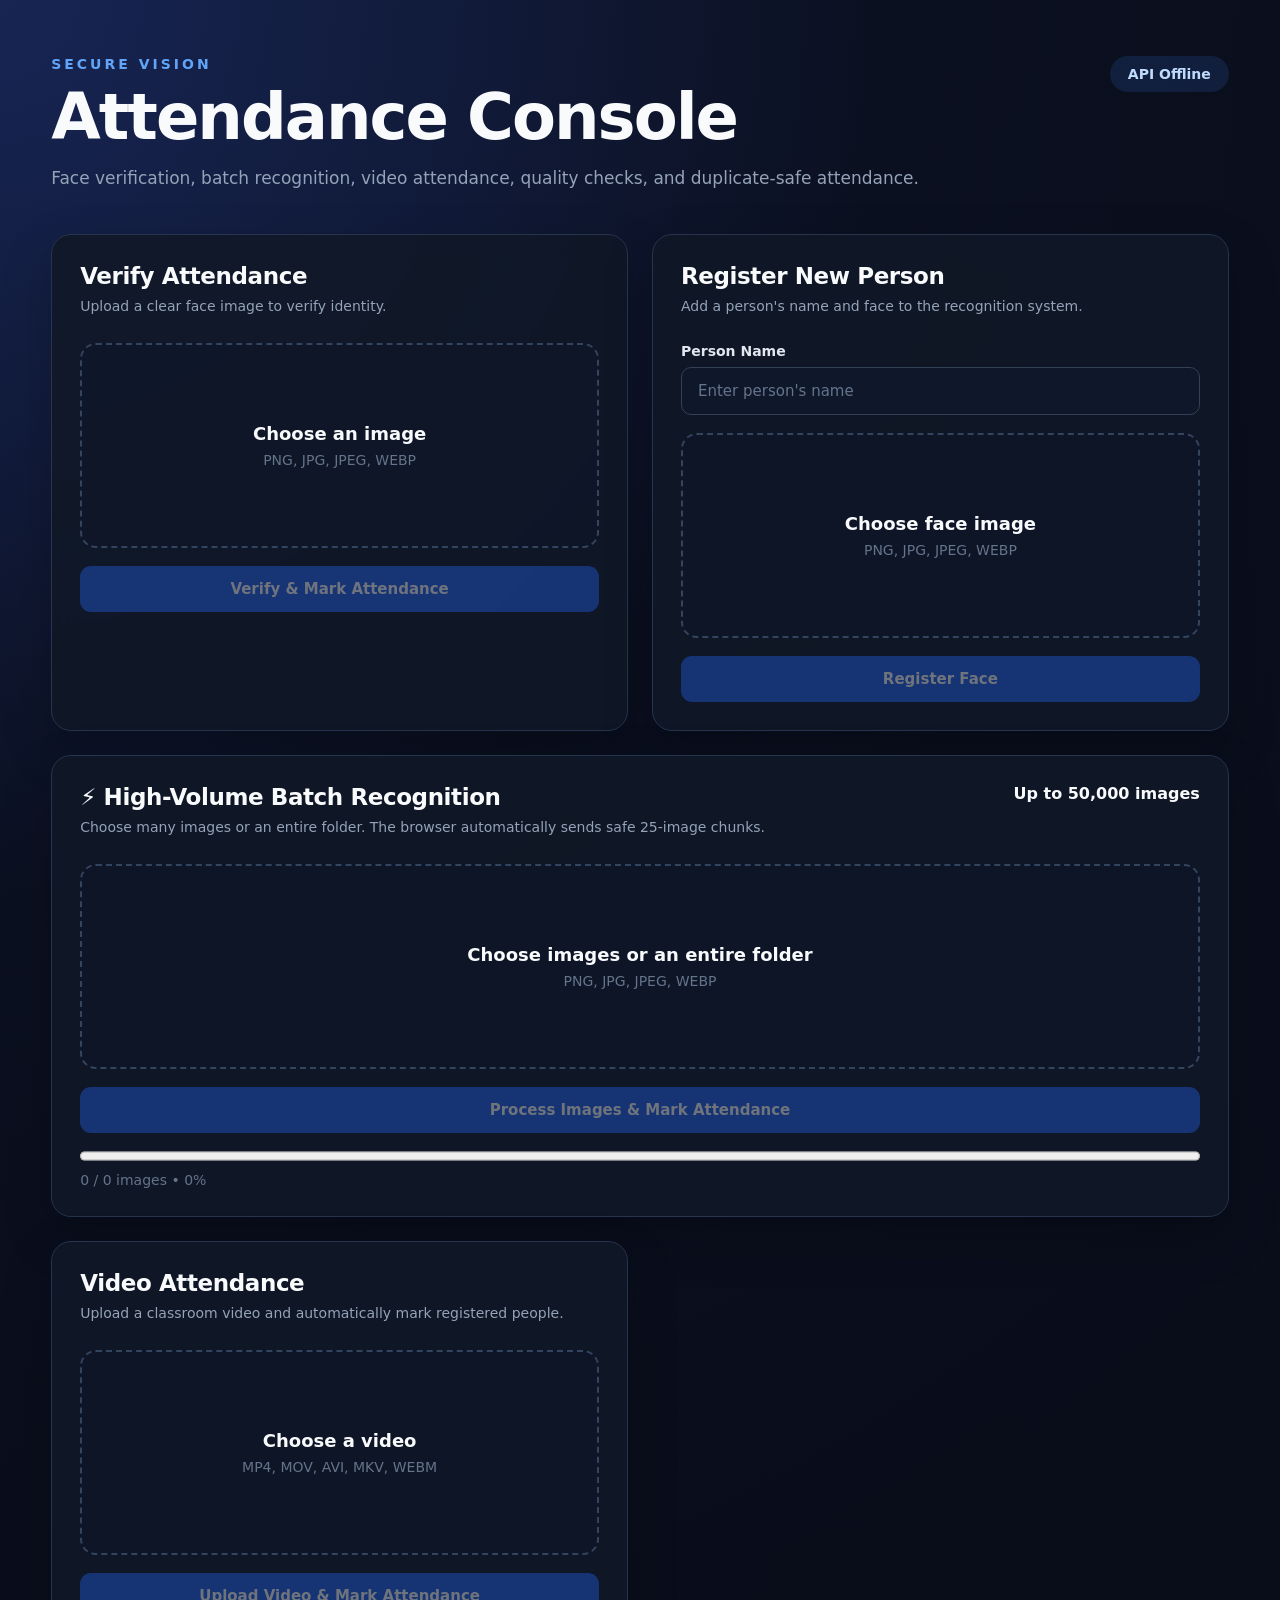
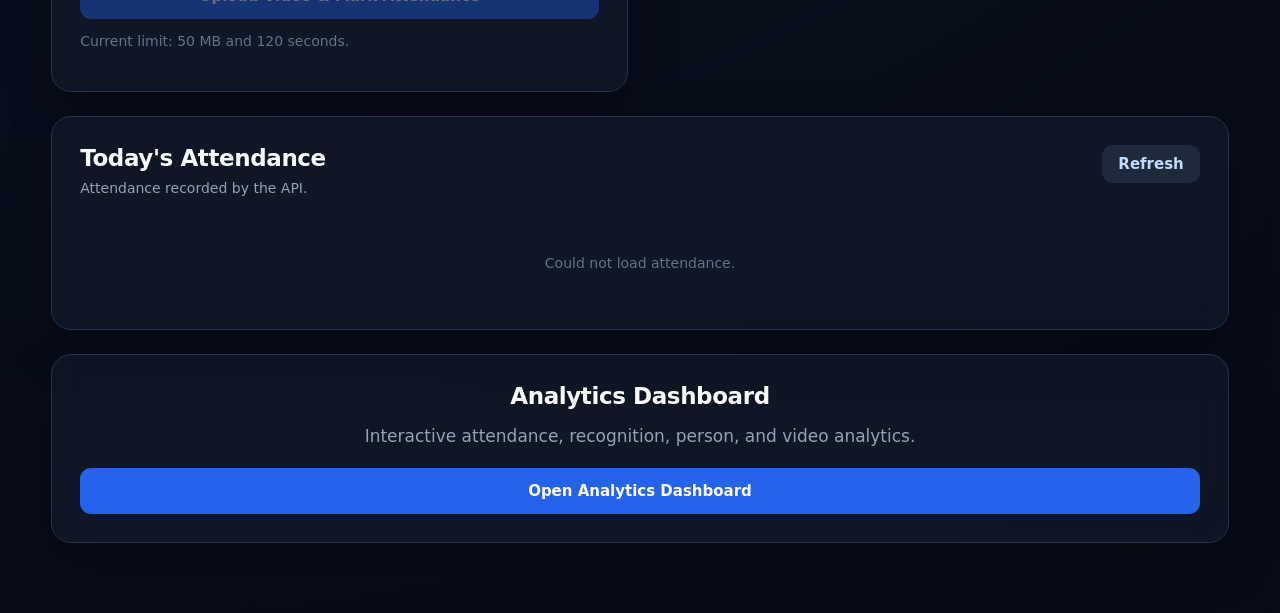
<file: frontend/index.html>
<!DOCTYPE html>
<html lang="en">
<head>
    <meta charset="UTF-8">
    <meta name="viewport" content="width=device-width, initial-scale=1.0">
    <title>Secure Vision Attendance</title>
    <link rel="stylesheet" href="style.css">
</head>
<body>
<div class="container">
    <header>
        <div>
            <p class="eyebrow">SECURE VISION</p>
            <h1>Attendance Console</h1>
            <p class="subtitle">Face verification, batch recognition, video attendance, quality checks, and duplicate-safe attendance.</p>
        </div>
        <div id="api-status" class="status-pill">Checking API...</div>
    </header>

    <div class="grid">
        <section class="card">
            <div class="card-header">
                <div>
                    <h2>Verify Attendance</h2>
                    <p>Upload a clear face image to verify identity.</p>
                </div>
            </div>
            <label class="dropzone" for="image-input">
                <input id="image-input" type="file" accept="image/*">
                <span class="drop-title">Choose an image</span>
                <span id="file-name" class="drop-subtitle">PNG, JPG, JPEG, WEBP</span>
            </label>
            <button id="verify-btn" class="primary-btn" disabled>Verify & Mark Attendance</button>
            <div id="result" class="result hidden"></div>
        </section>

        <section class="card">
            <div class="card-header">
                <div>
                    <h2>Register New Person</h2>
                    <p>Add a person's name and face to the recognition system.</p>
                </div>
            </div>
            <label for="register-name" class="field-label">Person Name</label>
            <input id="register-name" class="text-input" type="text" placeholder="Enter person's name" autocomplete="off">
            <label class="dropzone" for="register-image">
                <input id="register-image" type="file" accept="image/*">
                <span class="drop-title">Choose face image</span>
                <span id="register-file-name" class="drop-subtitle">PNG, JPG, JPEG, WEBP</span>
            </label>
            <button id="register-btn" class="primary-btn" disabled>Register Face</button>
            <div id="register-result" class="result hidden"></div>
        </section>

        <section class="card" style="grid-column:1/-1">
            <div class="card-header">
                <div>
                    <h2>⚡ High-Volume Batch Recognition</h2>
                    <p>Choose many images or an entire folder. The browser automatically sends safe 25-image chunks.</p>
                </div>
                <strong>Up to 50,000 images</strong>
            </div>
            <label class="dropzone" for="batch-image-input">
                <input id="batch-image-input" type="file" accept="image/*" multiple webkitdirectory directory>
                <span class="drop-title">Choose images or an entire folder</span>
                <span id="batch-file-name" class="drop-subtitle">PNG, JPG, JPEG, WEBP</span>
            </label>
            <button id="batch-btn" class="primary-btn" disabled>Process Images & Mark Attendance</button>
            <progress id="batch-progress" value="0" max="100" style="width:100%;height:18px;margin-top:14px"></progress>
            <div id="batch-progress-text" class="drop-subtitle" style="margin-top:6px">0 / 0 images • 0%</div>
            <div id="batch-result" class="result hidden"></div>
        </section>

        <section class="card">
            <div class="card-header">
                <div>
                    <h2>Video Attendance</h2>
                    <p>Upload a classroom video and automatically mark registered people.</p>
                </div>
            </div>
            <label class="dropzone" for="video-input">
                <input id="video-input" type="file" accept="video/mp4,video/quicktime,video/x-msvideo,video/x-matroska,video/webm">
                <span class="drop-title">Choose a video</span>
                <span id="video-file-name" class="drop-subtitle">MP4, MOV, AVI, MKV, WEBM</span>
            </label>
            <button id="video-btn" class="primary-btn" disabled>Upload Video & Mark Attendance</button>
            <div id="video-result" class="result hidden"></div>
            <p class="drop-subtitle">Current limit: 50 MB and 120 seconds.</p>
        </section>

        <section class="card attendance-card">
            <div class="card-header">
                <div>
                    <h2>Today's Attendance</h2>
                    <p>Attendance recorded by the API.</p>
                </div>
                <button id="refresh-btn" class="secondary-btn">Refresh</button>
            </div>
            <div id="attendance" class="table-wrap">
                <div class="empty">Loading attendance...</div>
            </div>
        </section>

        <section class="card" style="grid-column:1/-1;text-align:center">
            <h2>Analytics Dashboard</h2>
            <p class="subtitle">Interactive attendance, recognition, person, and video analytics.</p>
            <a class="primary-btn" style="display:inline-block;text-decoration:none" href="analytics.html">Open Analytics Dashboard</a>
        </section>
    </div>
</div>

<script src="app.js"></script>
<script src="video.js"></script>
<script src="batch.js"></script>
</body>
</html>
</file>
<file: frontend/style.css>
/* ============================================================
   SECURE VISION - ATTENDANCE DASHBOARD
============================================================ */

* {
    box-sizing: border-box;
}

html {
    min-height: 100%;
}

body {
    margin: 0;
    min-height: 100vh;

    background:
        radial-gradient(
            circle at top left,
            #172554 0%,
            #0b1020 35%,
            #070b16 100%
        );

    color: #f8fafc;

    font-family:
        Inter,
        ui-sans-serif,
        system-ui,
        -apple-system,
        BlinkMacSystemFont,
        "Segoe UI",
        sans-serif;
}


/* ============================================================
   MAIN CONTAINER
============================================================ */

.container {
    width: min(1180px, 92%);
    margin: 0 auto;
    padding: 56px 0 70px;
}


/* ============================================================
   HEADER
============================================================ */

header {
    display: flex;
    justify-content: space-between;
    align-items: flex-start;

    gap: 30px;

    margin-bottom: 42px;
}

.eyebrow {
    margin: 0 0 12px;

    color: #60a5fa;

    font-size: 14px;
    font-weight: 800;

    letter-spacing: 3px;
}

h1 {
    margin: 0;

    font-size: clamp(42px, 6vw, 64px);

    line-height: 1.05;

    letter-spacing: -2px;
}

.subtitle {
    margin: 14px 0 0;

    color: #94a3b8;

    font-size: 17px;

    line-height: 1.6;
}


/* ============================================================
   API STATUS
============================================================ */

.status-pill {
    flex-shrink: 0;

    padding: 10px 18px;

    border-radius: 999px;

    background: rgba(59, 130, 246, 0.14);

    color: #bfdbfe;

    font-size: 14px;
    font-weight: 600;
}


/* ============================================================
   GRID
============================================================ */

.grid {
    display: grid;

    grid-template-columns:
        repeat(2, minmax(0, 1fr));

    gap: 24px;
}


/* ============================================================
   CARDS
============================================================ */

.card {
    padding: 28px;

    background: rgba(17, 24, 39, 0.88);

    border: 1px solid #26344d;

    border-radius: 20px;

    box-shadow:
        0 20px 50px rgba(0, 0, 0, 0.22);

    backdrop-filter: blur(12px);
}

.card-header {
    display: flex;

    justify-content: space-between;
    align-items: flex-start;

    gap: 20px;

    margin-bottom: 26px;
}

.card h2 {
    margin: 0 0 7px;

    font-size: 23px;

    letter-spacing: -0.4px;
}

.card-header p {
    margin: 0;

    color: #94a3b8;

    font-size: 14px;

    line-height: 1.5;
}


/* ============================================================
   FILE DROPZONE
============================================================ */

.dropzone {
    min-height: 205px;

    display: flex;

    flex-direction: column;

    justify-content: center;

    align-items: center;

    text-align: center;

    padding: 25px;

    border: 2px dashed #33445f;

    border-radius: 16px;

    background: rgba(15, 23, 42, 0.6);

    cursor: pointer;

    transition:
        border-color 0.2s ease,
        background 0.2s ease,
        transform 0.2s ease;
}

.dropzone:hover {
    border-color: #3b82f6;

    background: rgba(30, 58, 138, 0.12);

    transform: translateY(-1px);
}

.dropzone input {
    display: none;
}

.drop-title {
    margin-bottom: 8px;

    color: #f8fafc;

    font-size: 18px;
    font-weight: 700;
}

.drop-subtitle {
    color: #64748b;

    font-size: 14px;

    word-break: break-word;
}


/* ============================================================
   BUTTONS
============================================================ */

.primary-btn,
.secondary-btn {
    border: 0;

    border-radius: 11px;

    font-family: inherit;

    font-size: 15px;
    font-weight: 700;

    cursor: pointer;

    transition:
        transform 0.15s ease,
        opacity 0.15s ease,
        background 0.15s ease;
}

.primary-btn {
    width: 100%;

    margin-top: 18px;

    padding: 14px 18px;

    background: #2563eb;

    color: white;
}

.primary-btn:hover:not(:disabled) {
    background: #3b82f6;

    transform: translateY(-1px);
}

.primary-btn:disabled {
    opacity: 0.4;

    cursor: not-allowed;
}

.secondary-btn {
    padding: 10px 16px;

    background: #1e293b;

    color: #bfdbfe;
}

.secondary-btn:hover {
    background: #263650;
}


/* ============================================================
   REGISTRATION FORM
============================================================ */

.field-label {
    display: block;

    margin-bottom: 8px;

    color: #e2e8f0;

    font-size: 14px;

    font-weight: 700;
}

.text-input {
    width: 100%;

    padding: 14px 16px;

    margin-bottom: 18px;

    border: 1px solid #334155;

    border-radius: 10px;

    background: #0f172a;

    color: #f8fafc;

    font-family: inherit;

    font-size: 15px;

    outline: none;

    transition: border-color 0.2s ease;
}

.text-input:focus {
    border-color: #3b82f6;

    box-shadow:
        0 0 0 3px rgba(59, 130, 246, 0.12);
}

.text-input::placeholder {
    color: #64748b;
}


/* ============================================================
   RESULT BOX
============================================================ */

.result {
    margin-top: 18px;

    padding: 17px;

    border: 1px solid #334155;

    border-radius: 12px;

    background: rgba(15, 23, 42, 0.8);
}

.result.hidden {
    display: none;
}

.result.success {
    border-color: #166534;

    background:
        rgba(20, 83, 45, 0.15);
}

.result.error {
    border-color: #991b1b;

    background:
        rgba(127, 29, 29, 0.13);
}

.result-title {
    margin-bottom: 7px;

    color: #f8fafc;

    font-size: 16px;

    font-weight: 800;
}

.result-detail {
    color: #94a3b8;

    font-size: 14px;

    line-height: 1.7;
}


/* ============================================================
   ATTENDANCE TABLE
============================================================ */

.table-wrap {
    overflow-x: auto;
}

table {
    width: 100%;

    border-collapse: collapse;
}

th,
td {
    padding: 14px 8px;

    text-align: left;

    border-bottom: 1px solid #26344d;

    font-size: 14px;
}

th {
    color: #64748b;

    font-weight: 700;
}

td {
    color: #e2e8f0;
}

tr:last-child td {
    border-bottom: none;
}

.empty {
    padding: 30px 10px;

    color: #64748b;

    text-align: center;

    font-size: 14px;
}


/* ============================================================
   ATTENDANCE CARD
============================================================ */

.attendance-card {
    grid-column: 1 / -1;
}


/* ============================================================
   RESPONSIVE
============================================================ */

@media (max-width: 850px) {

    .container {
        width: 94%;

        padding-top: 35px;
    }

    header {
        flex-direction: column;
    }

    .grid {
        grid-template-columns: 1fr;
    }

    .attendance-card {
        grid-column: auto;
    }

    h1 {
        font-size: 42px;
    }
}


@media (max-width: 520px) {

    .container {
        width: 92%;

        padding: 25px 0 45px;
    }

    .card {
        padding: 20px;

        border-radius: 16px;
    }

    h1 {
        font-size: 36px;

        letter-spacing: -1px;
    }

    .subtitle {
        font-size: 15px;
    }

    .dropzone {
        min-height: 175px;
    }

    .card-header {
        flex-direction: column;
    }

    .secondary-btn {
        align-self: flex-start;
    }
}
</file>
